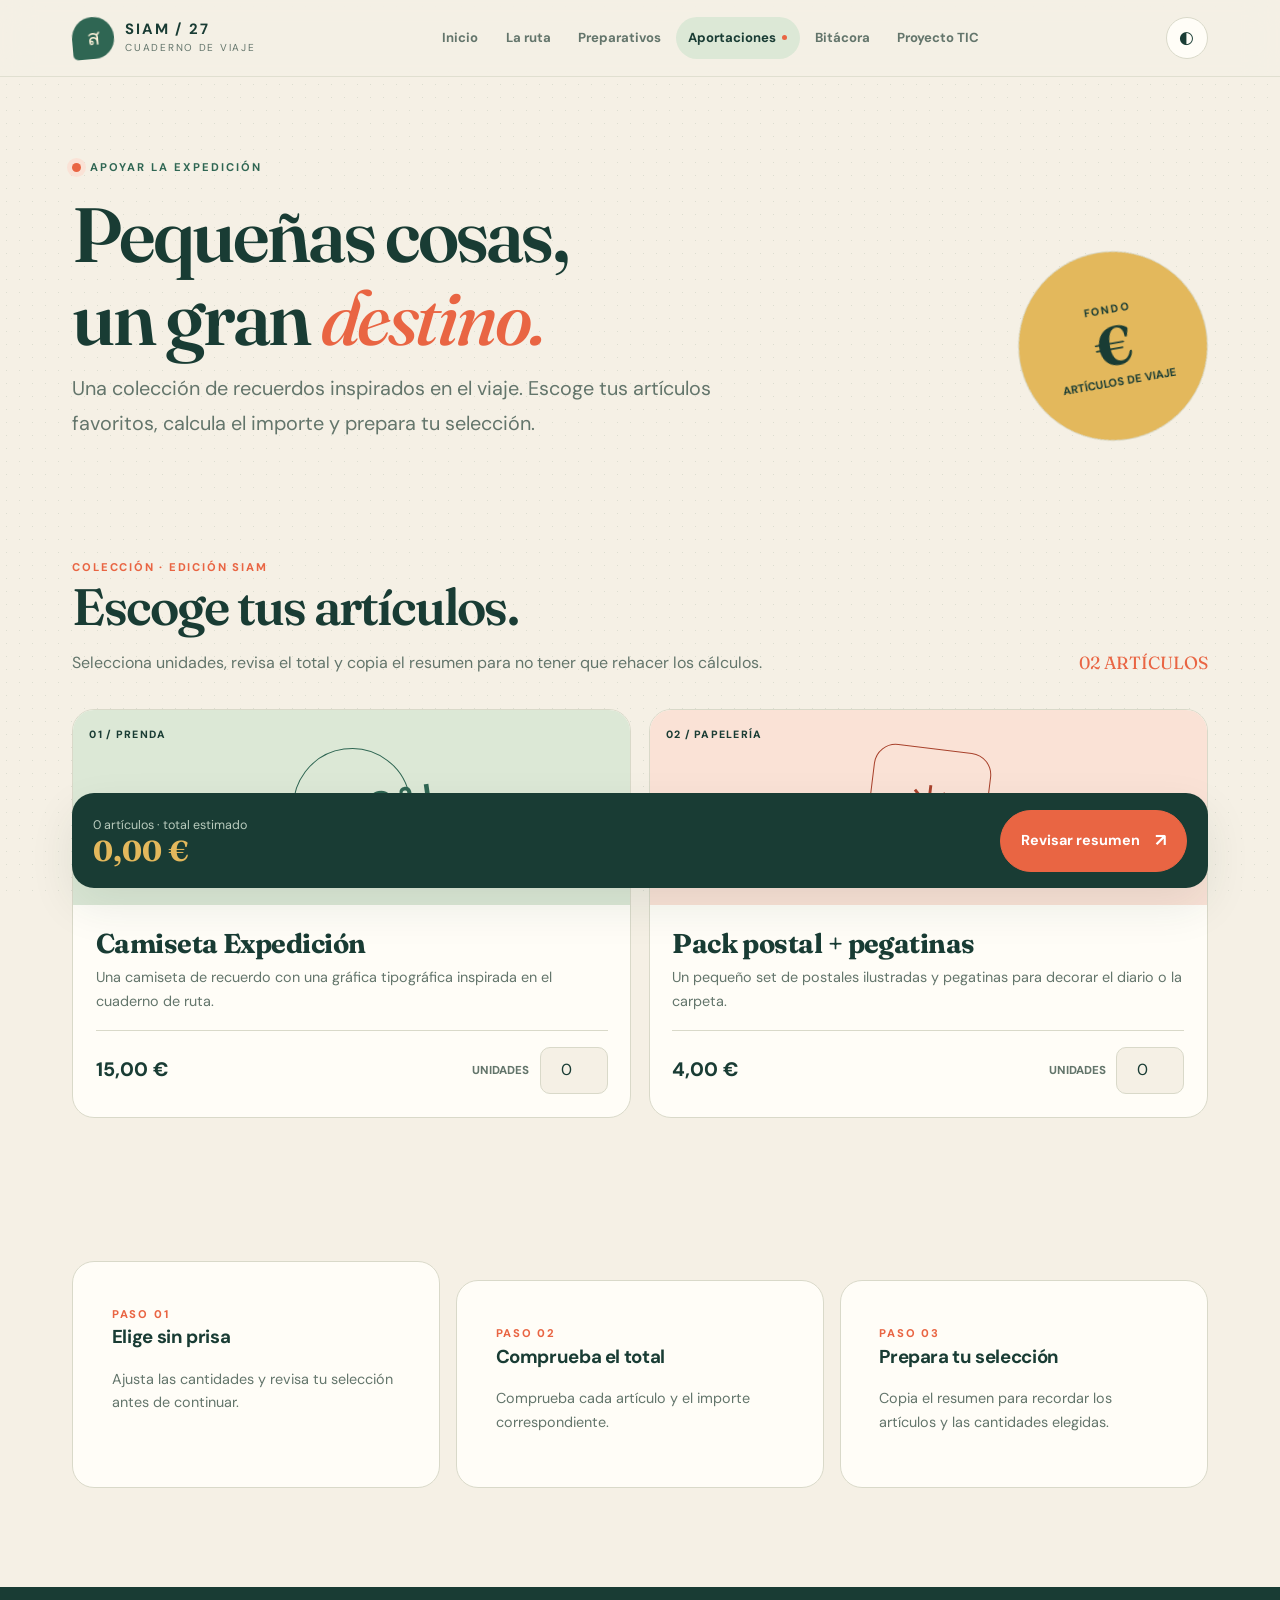
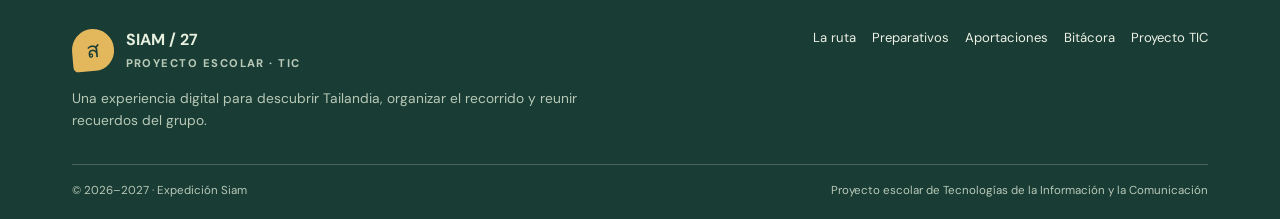
<file: financiacion.html>
<!doctype html>
<html lang="es">
<head>
<meta charset="utf-8"><meta name="viewport" content="width=device-width, initial-scale=1">
<meta name="description" content="Artículos de recuerdo para la financiación de un viaje escolar a Tailandia."><meta name="theme-color" content="#f5f0e5">
<title>Aportaciones · SIAM / 27</title><link rel="icon" href="assets/symbol.svg" type="image/svg+xml"><script src="js/theme-init.js"></script><link rel="stylesheet" href="css/style.css">
</head><body data-page="shop">
<a class="skip-link" href="#contenido">Saltar al contenido</a>
<nav class="site-nav" aria-label="Navegación principal"><div class="nav-inner">
  <a class="brand" href="index.html" aria-label="Siam 27, inicio"><span class="brand-mark" aria-hidden="true">ส</span><span class="brand-copy"><strong>SIAM / 27</strong><small>CUADERNO DE VIAJE</small></span></a>
  <button class="menu-toggle" id="menu-toggle" type="button" aria-label="Abrir menú" aria-controls="nav-links" aria-expanded="false">☰</button>
  <div class="nav-links" id="nav-links"><a href="index.html">Inicio</a><a href="ruta.html">La ruta</a><a href="preparativos.html">Preparativos</a><a href="financiacion.html" aria-current="page">Aportaciones</a><a href="bitacora.html">Bitácora</a><a href="proyecto.html">Proyecto TIC</a></div>
  <div class="nav-tools"><button class="theme-toggle" id="theme-toggle" type="button" aria-label="Activar tema oscuro" title="Activar tema oscuro">◐</button></div>
</div></nav>
<main id="contenido"><header class="page-hero"><div class="wrap page-hero-inner"><div><span class="eyebrow"><i class="eyebrow-dot"></i> APOYAR LA EXPEDICIÓN</span><h1>Pequeñas cosas,<br>un gran <em>destino.</em></h1><p class="lead">Una colección de recuerdos inspirados en el viaje. Escoge tus artículos favoritos, calcula el importe y prepara tu selección.</p></div><div class="page-mark" aria-hidden="true"><small>FONDO</small><strong>€</strong><span>ARTÍCULOS DE VIAJE</span></div></div></header>
<section class="wrap content-section">
<div class="section-head" style="margin-top:2.5rem"><div><span class="section-kicker">COLECCIÓN · EDICIÓN SIAM</span><h2>Escoge tus artículos.</h2><p>Selecciona unidades, revisa el total y copia el resumen para no tener que rehacer los cálculos.</p></div><span class="section-number">02 ARTÍCULOS</span></div>
<div class="shop-grid">
  <article class="product-card"><div class="product-art"><small>01 / PRENDA</small><div class="product-illustration" aria-hidden="true">สยาม</div></div><div class="product-info"><h3>Camiseta Expedición</h3><p>Una camiseta de recuerdo con una gráfica tipográfica inspirada en el cuaderno de ruta.</p><div class="product-bottom"><span class="product-price">15,00 €</span><div class="qty-control"><label for="qty-shirt">Unidades</label><input id="qty-shirt" type="number" min="0" max="10" step="1" value="0" data-product="Camiseta Expedición" data-price="15"></div></div></div></article>
  <article class="product-card"><div class="product-art"><small>02 / PAPELERÍA</small><div class="product-illustration" aria-hidden="true">✳</div></div><div class="product-info"><h3>Pack postal + pegatinas</h3><p>Un pequeño set de postales ilustradas y pegatinas para decorar el diario o la carpeta.</p><div class="product-bottom"><span class="product-price">4,00 €</span><div class="qty-control"><label for="qty-pack">Unidades</label><input id="qty-pack" type="number" min="0" max="10" step="1" value="0" data-product="Pack postal + pegatinas" data-price="4"></div></div></div></article>
</div>
<div class="shop-summary"><div><p><span id="cart-count">0 artículos</span> · total estimado</p><strong id="cart-total">0,00 €</strong></div><button type="button" class="button button-coral" id="review-order">Revisar resumen <span>↗</span></button></div>
<div style="margin-top:1.7rem;display:grid;grid-template-columns:repeat(auto-fit,minmax(220px,1fr));gap:1rem"><div class="surface"><span class="section-kicker">PASO 01</span><h3>Elige sin prisa</h3><p style="font-size:.9rem">Ajusta las cantidades y revisa tu selección antes de continuar.</p></div><div class="surface"><span class="section-kicker">PASO 02</span><h3>Comprueba el total</h3><p style="font-size:.9rem">Comprueba cada artículo y el importe correspondiente.</p></div><div class="surface"><span class="section-kicker">PASO 03</span><h3>Prepara tu selección</h3><p style="font-size:.9rem">Copia el resumen para recordar los artículos y las cantidades elegidas.</p></div></div>
</section>
<dialog class="order-dialog" id="order-dialog" aria-labelledby="order-title"><div class="dialog-inner"><div class="dialog-top"><div><span class="section-kicker">TU SELECCIÓN</span><h2 id="order-title">Resumen de artículos</h2></div><button type="button" class="dialog-close" id="close-order" aria-label="Cerrar diálogo">×</button></div><p>Revisa los artículos seleccionados y el importe total.</p><ul class="order-lines" id="order-lines"><li>Aún no has seleccionado artículos.</li></ul><div class="dialog-total"><span>Total estimado</span><strong id="dialog-total">0,00 €</strong></div><div class="dialog-actions"><button type="button" class="button button-light" id="copy-order">Copiar resumen</button><button type="button" class="button" id="continue-form" hidden>Abrir formulario ↗</button></div><p class="status-message" id="order-message" role="status" aria-live="polite"></p></div></dialog>
</main>
<footer class="site-footer"><div class="wrap"><div class="footer-inner">
  <div><div class="footer-brand"><span class="brand-mark" aria-hidden="true">ส</span><div><strong>SIAM / 27</strong><div class="mini-label" style="color:#b8c9b8">Proyecto escolar · TIC</div></div></div><p>Una experiencia digital para descubrir Tailandia, organizar el recorrido y reunir recuerdos del grupo.</p></div>
  <div class="footer-links"><a href="ruta.html">La ruta</a><a href="preparativos.html">Preparativos</a><a href="financiacion.html">Aportaciones</a><a href="bitacora.html">Bitácora</a><a href="proyecto.html">Proyecto TIC</a></div>
</div><div class="footer-bottom"><p>© 2026–2027 · Expedición Siam</p><p>Proyecto escolar de Tecnologías de la Información y la Comunicación</p></div></div></footer>
<script src="js/config.js"></script><script src="js/main.js"></script>
</body></html>
</file>
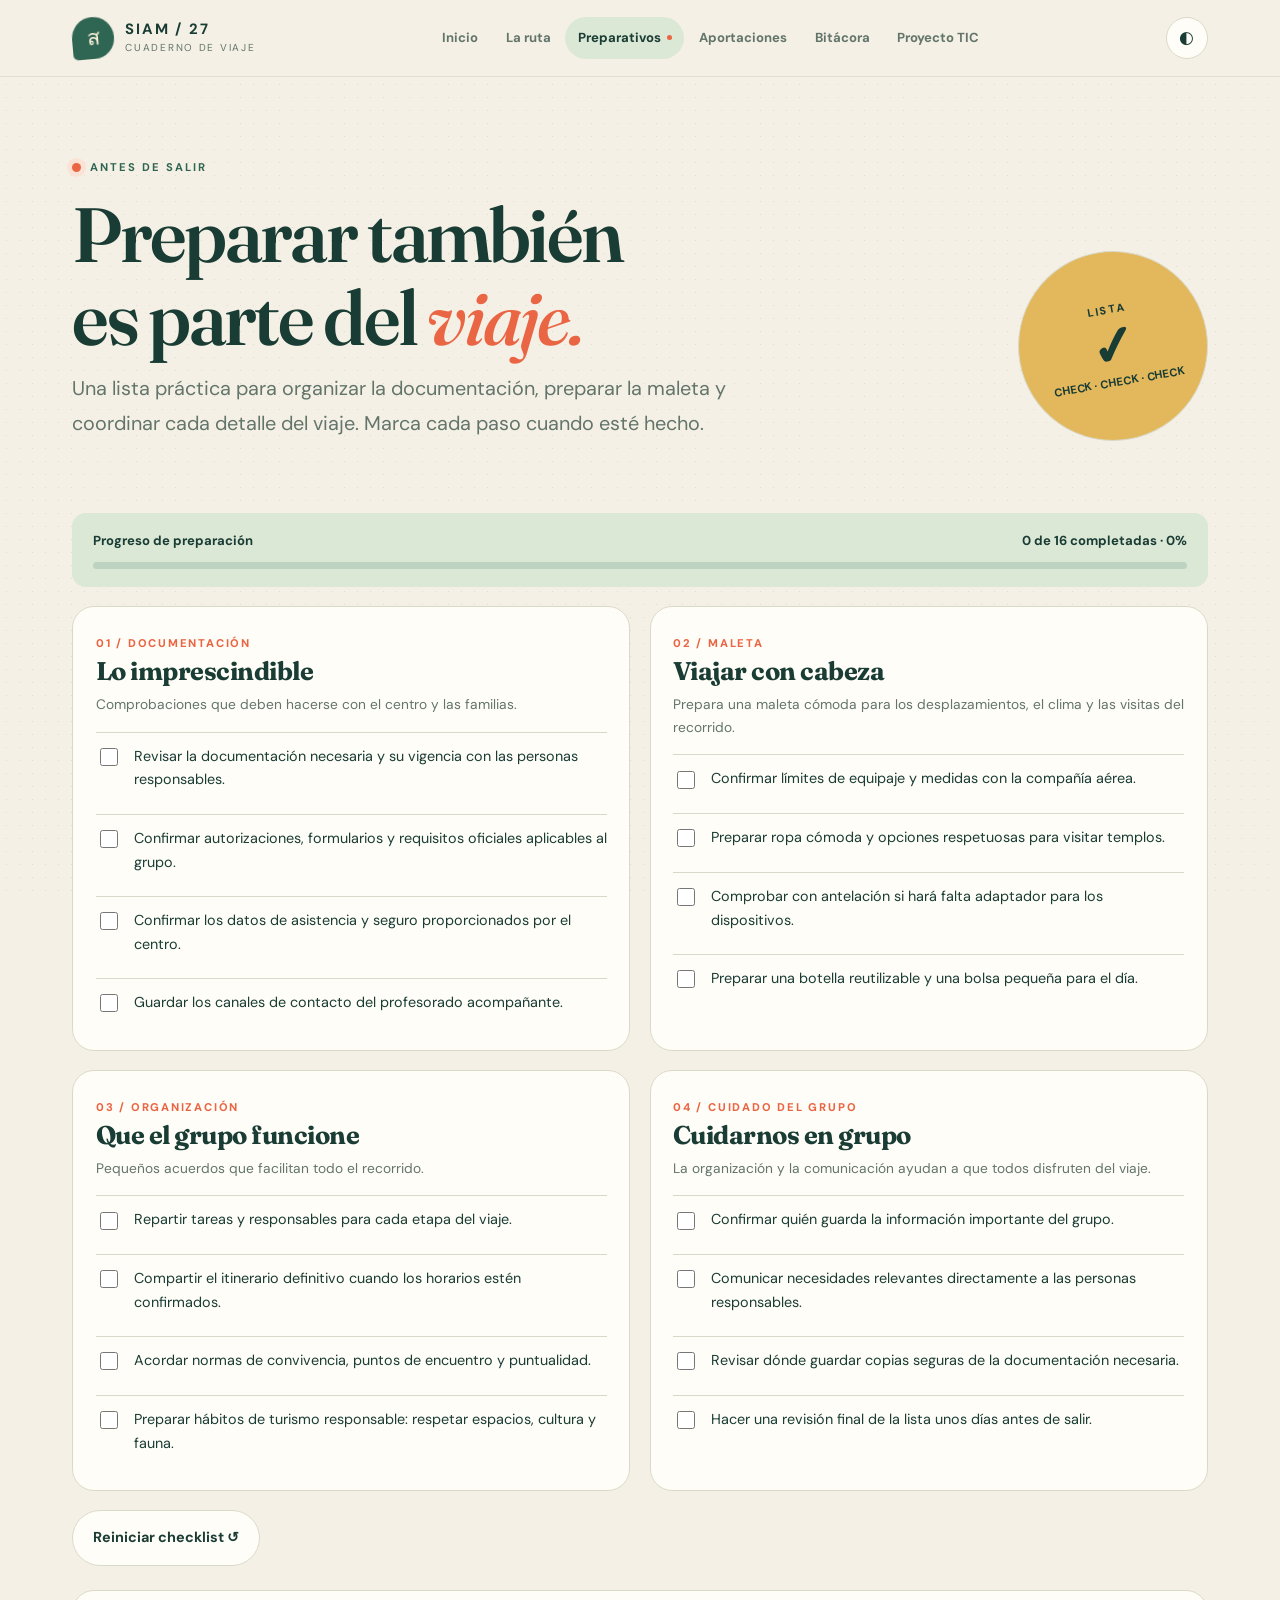
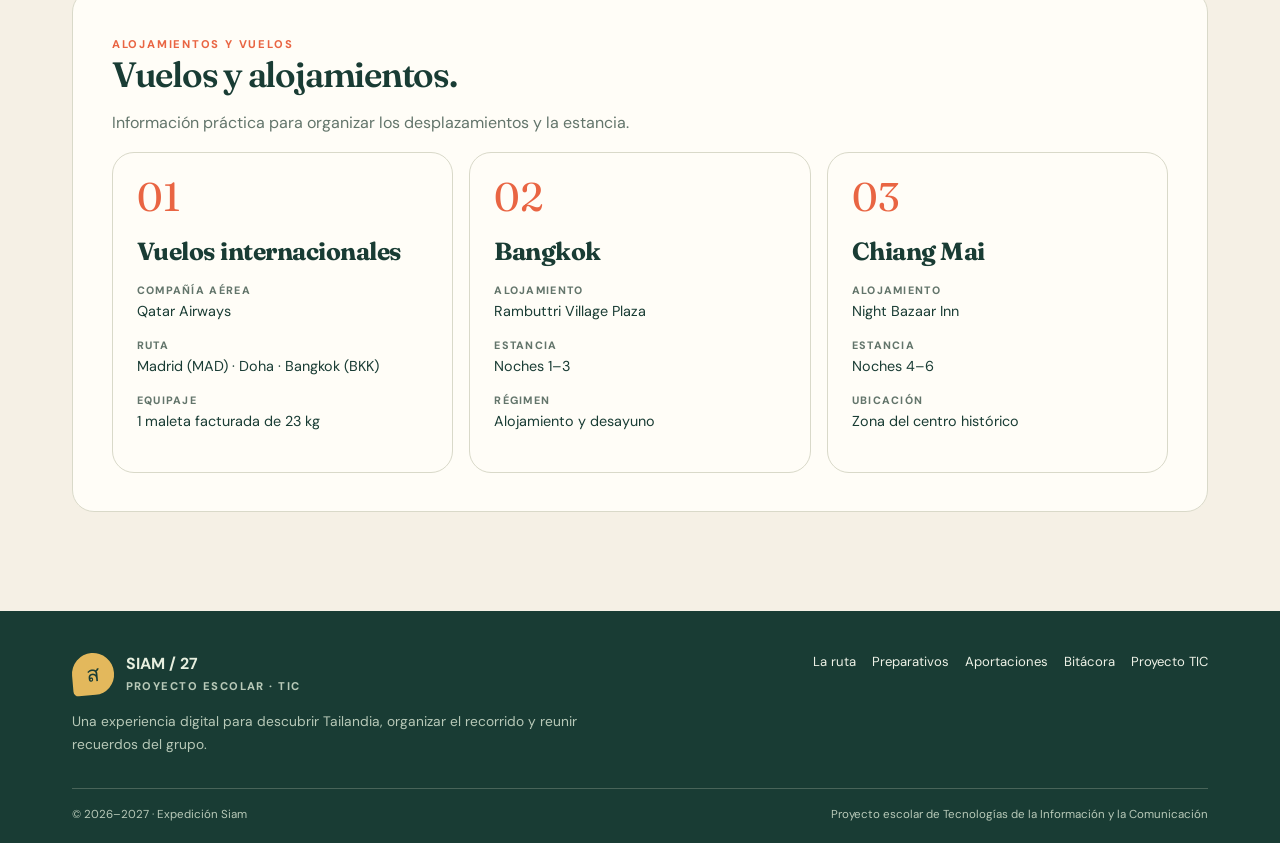
<file: preparativos.html>
<!doctype html>
<html lang="es">
<head>
<meta charset="utf-8"><meta name="viewport" content="width=device-width, initial-scale=1">
<meta name="description" content="Checklist de documentación, equipaje y organización para el viaje de fin de curso a Tailandia 2027."><meta name="theme-color" content="#f5f0e5">
<title>Preparativos · SIAM / 27</title><link rel="icon" href="assets/symbol.svg" type="image/svg+xml"><script src="js/theme-init.js"></script><link rel="stylesheet" href="css/style.css">
</head><body data-page="prep">
<a class="skip-link" href="#contenido">Saltar al contenido</a>
<nav class="site-nav" aria-label="Navegación principal"><div class="nav-inner">
  <a class="brand" href="index.html" aria-label="Siam 27, inicio"><span class="brand-mark" aria-hidden="true">ส</span><span class="brand-copy"><strong>SIAM / 27</strong><small>CUADERNO DE VIAJE</small></span></a>
  <button class="menu-toggle" id="menu-toggle" type="button" aria-label="Abrir menú" aria-controls="nav-links" aria-expanded="false">☰</button>
  <div class="nav-links" id="nav-links"><a href="index.html">Inicio</a><a href="ruta.html">La ruta</a><a href="preparativos.html" aria-current="page">Preparativos</a><a href="financiacion.html">Aportaciones</a><a href="bitacora.html">Bitácora</a><a href="proyecto.html">Proyecto TIC</a></div>
  <div class="nav-tools"><button class="theme-toggle" id="theme-toggle" type="button" aria-label="Activar tema oscuro" title="Activar tema oscuro">◐</button></div>
</div></nav>
<main id="contenido"><header class="page-hero"><div class="wrap page-hero-inner"><div><span class="eyebrow"><i class="eyebrow-dot"></i> ANTES DE SALIR</span><h1>Preparar también<br>es parte del <em>viaje.</em></h1><p class="lead">Una lista práctica para organizar la documentación, preparar la maleta y coordinar cada detalle del viaje. Marca cada paso cuando esté hecho.</p></div><div class="page-mark" aria-hidden="true"><small>LISTA</small><strong>✓</strong><span>CHECK · CHECK · CHECK</span></div></div></header>
<section class="wrap content-section"><div class="progress-wrap"><div class="progress-head"><span>Progreso de preparación</span><span id="progress-count">0 completadas</span></div><div class="progress-track" aria-label="Progreso de la lista"><div class="progress-fill" id="progress-fill"></div></div></div>
<div class="checklist" data-checklist="preparativos">
  <section class="check-group"><span class="section-kicker">01 / DOCUMENTACIÓN</span><h3>Lo imprescindible</h3><p>Comprobaciones que deben hacerse con el centro y las familias.</p><div class="check-list">
    <label class="check-item"><input type="checkbox" data-task="documentos"><span>Revisar la documentación necesaria y su vigencia con las personas responsables.</span></label>
    <label class="check-item"><input type="checkbox" data-task="autorizaciones"><span>Confirmar autorizaciones, formularios y requisitos oficiales aplicables al grupo.</span></label>
    <label class="check-item"><input type="checkbox" data-task="seguro"><span>Confirmar los datos de asistencia y seguro proporcionados por el centro.</span></label>
    <label class="check-item"><input type="checkbox" data-task="contactos"><span>Guardar los canales de contacto del profesorado acompañante.</span></label>
  </div></section>
  <section class="check-group"><span class="section-kicker">02 / MALETA</span><h3>Viajar con cabeza</h3><p>Prepara una maleta cómoda para los desplazamientos, el clima y las visitas del recorrido.</p><div class="check-list">
    <label class="check-item"><input type="checkbox" data-task="equipaje"><span>Confirmar límites de equipaje y medidas con la compañía aérea.</span></label>
    <label class="check-item"><input type="checkbox" data-task="ropa"><span>Preparar ropa cómoda y opciones respetuosas para visitar templos.</span></label>
    <label class="check-item"><input type="checkbox" data-task="adaptador"><span>Comprobar con antelación si hará falta adaptador para los dispositivos.</span></label>
    <label class="check-item"><input type="checkbox" data-task="botella"><span>Preparar una botella reutilizable y una bolsa pequeña para el día.</span></label>
  </div></section>
  <section class="check-group"><span class="section-kicker">03 / ORGANIZACIÓN</span><h3>Que el grupo funcione</h3><p>Pequeños acuerdos que facilitan todo el recorrido.</p><div class="check-list">
    <label class="check-item"><input type="checkbox" data-task="reparto"><span>Repartir tareas y responsables para cada etapa del viaje.</span></label>
    <label class="check-item"><input type="checkbox" data-task="horarios"><span>Compartir el itinerario definitivo cuando los horarios estén confirmados.</span></label>
    <label class="check-item"><input type="checkbox" data-task="normas"><span>Acordar normas de convivencia, puntos de encuentro y puntualidad.</span></label>
    <label class="check-item"><input type="checkbox" data-task="sostenible"><span>Preparar hábitos de turismo responsable: respetar espacios, cultura y fauna.</span></label>
  </div></section>
  <section class="check-group"><span class="section-kicker">04 / CUIDADO DEL GRUPO</span><h3>Cuidarnos en grupo</h3><p>La organización y la comunicación ayudan a que todos disfruten del viaje.</p><div class="check-list">
    <label class="check-item"><input type="checkbox" data-task="responsables"><span>Confirmar quién guarda la información importante del grupo.</span></label>
    <label class="check-item"><input type="checkbox" data-task="necesidades"><span>Comunicar necesidades relevantes directamente a las personas responsables.</span></label>
    <label class="check-item"><input type="checkbox" data-task="copias"><span>Revisar dónde guardar copias seguras de la documentación necesaria.</span></label>
    <label class="check-item"><input type="checkbox" data-task="ultima"><span>Hacer una revisión final de la lista unos días antes de salir.</span></label>
  </div></section>
</div><div style="display:flex;justify-content:space-between;align-items:center;gap:1rem;flex-wrap:wrap;margin-top:1.2rem"><button type="button" class="button button-light" id="reset-checklist">Reiniciar checklist ↺</button></div>
<div class="surface" style="margin-top:1.5rem"><span class="section-kicker">ALOJAMIENTOS Y VUELOS</span><h2 style="font-size:2.2rem">Vuelos y alojamientos.</h2><p>Información práctica para organizar los desplazamientos y la estancia.</p><div class="logistics-grid">
  <article class="logistic-card"><div class="big-number">01</div><h3>Vuelos internacionales</h3><dl><dt>Compañía aérea</dt><dd>Qatar Airways</dd><dt>Ruta</dt><dd>Madrid (MAD) · Doha · Bangkok (BKK)</dd><dt>Equipaje</dt><dd>1 maleta facturada de 23 kg</dd></dl></article>
  <article class="logistic-card"><div class="big-number">02</div><h3>Bangkok</h3><dl><dt>Alojamiento</dt><dd>Rambuttri Village Plaza</dd><dt>Estancia</dt><dd>Noches 1–3</dd><dt>Régimen</dt><dd>Alojamiento y desayuno</dd></dl></article>
  <article class="logistic-card"><div class="big-number">03</div><h3>Chiang Mai</h3><dl><dt>Alojamiento</dt><dd>Night Bazaar Inn</dd><dt>Estancia</dt><dd>Noches 4–6</dd><dt>Ubicación</dt><dd>Zona del centro histórico</dd></dl></article>
</div></div>
</section></main>
<footer class="site-footer"><div class="wrap"><div class="footer-inner">
  <div><div class="footer-brand"><span class="brand-mark" aria-hidden="true">ส</span><div><strong>SIAM / 27</strong><div class="mini-label" style="color:#b8c9b8">Proyecto escolar · TIC</div></div></div><p>Una experiencia digital para descubrir Tailandia, organizar el recorrido y reunir recuerdos del grupo.</p></div>
  <div class="footer-links"><a href="ruta.html">La ruta</a><a href="preparativos.html">Preparativos</a><a href="financiacion.html">Aportaciones</a><a href="bitacora.html">Bitácora</a><a href="proyecto.html">Proyecto TIC</a></div>
</div><div class="footer-bottom"><p>© 2026–2027 · Expedición Siam</p><p>Proyecto escolar de Tecnologías de la Información y la Comunicación</p></div></div></footer>
<script src="js/config.js"></script><script src="js/main.js"></script>
</body></html>
</file>
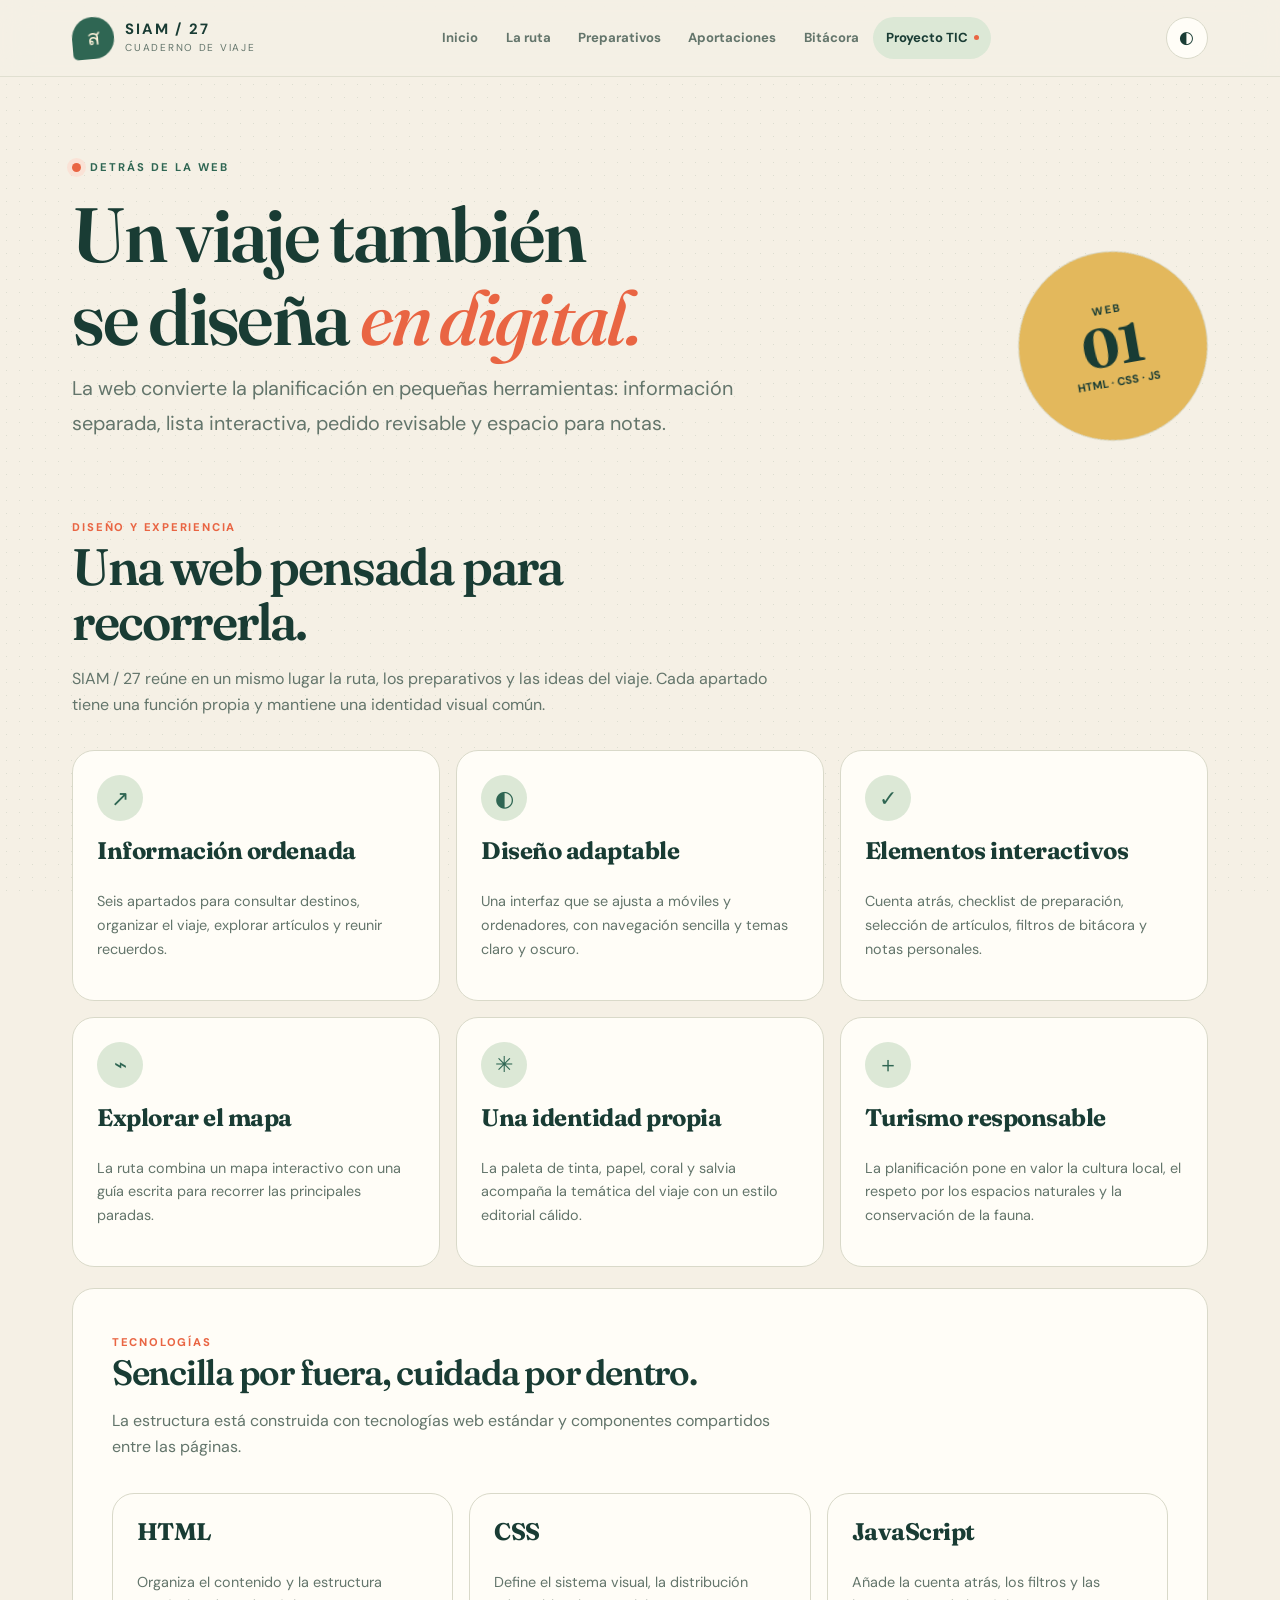
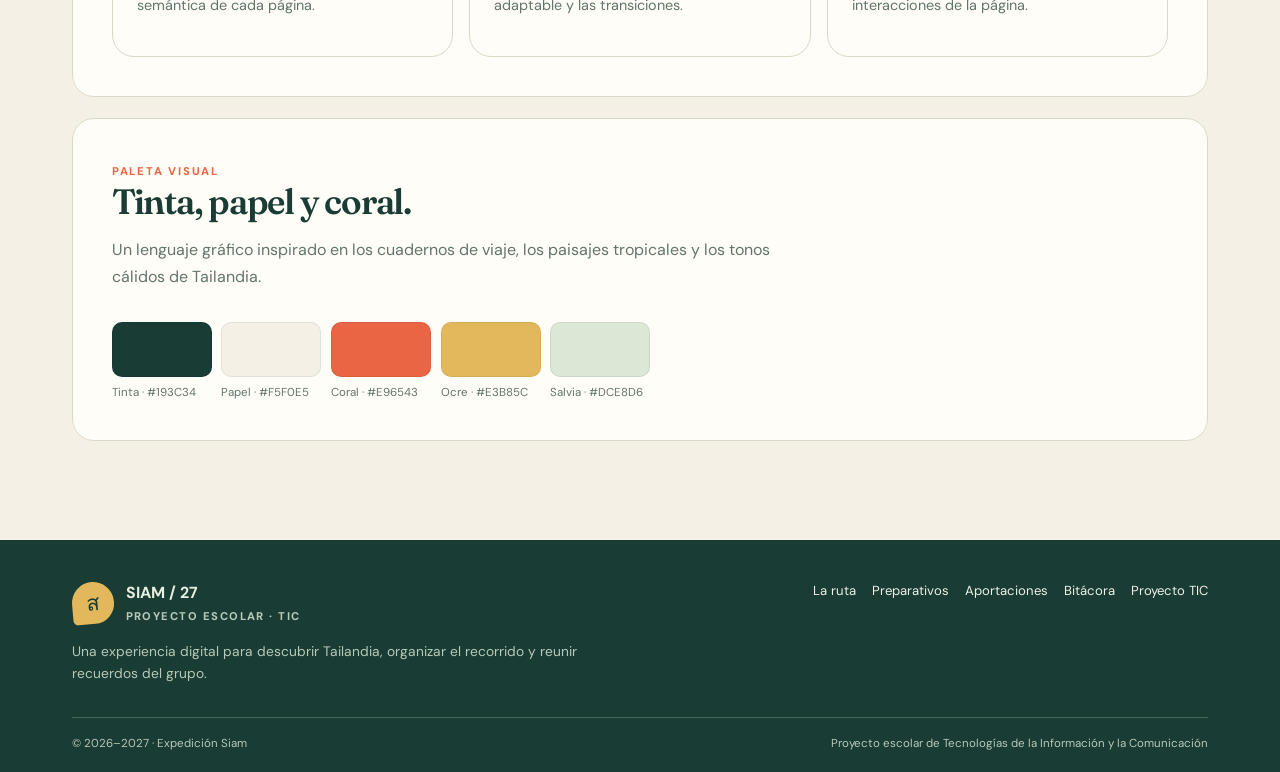
<file: proyecto.html>
<!doctype html>
<html lang="es">
<head>
<meta charset="utf-8"><meta name="viewport" content="width=device-width, initial-scale=1">
<meta name="description" content="Documentación del diseño y funciones de la web SIAM 27 para el viaje escolar a Tailandia."><meta name="theme-color" content="#f5f0e5">
<title>Proyecto TIC · SIAM / 27</title><link rel="icon" href="assets/symbol.svg" type="image/svg+xml"><script src="js/theme-init.js"></script><link rel="stylesheet" href="css/style.css">
</head><body data-page="project">
<a class="skip-link" href="#contenido">Saltar al contenido</a>
<nav class="site-nav" aria-label="Navegación principal"><div class="nav-inner">
  <a class="brand" href="index.html" aria-label="Siam 27, inicio"><span class="brand-mark" aria-hidden="true">ส</span><span class="brand-copy"><strong>SIAM / 27</strong><small>CUADERNO DE VIAJE</small></span></a>
  <button class="menu-toggle" id="menu-toggle" type="button" aria-label="Abrir menú" aria-controls="nav-links" aria-expanded="false">☰</button>
  <div class="nav-links" id="nav-links"><a href="index.html">Inicio</a><a href="ruta.html">La ruta</a><a href="preparativos.html">Preparativos</a><a href="financiacion.html">Aportaciones</a><a href="bitacora.html">Bitácora</a><a href="proyecto.html" aria-current="page">Proyecto TIC</a></div>
  <div class="nav-tools"><button class="theme-toggle" id="theme-toggle" type="button" aria-label="Activar tema oscuro" title="Activar tema oscuro">◐</button></div>
</div></nav>
<main id="contenido"><header class="page-hero"><div class="wrap page-hero-inner"><div><span class="eyebrow"><i class="eyebrow-dot"></i> DETRÁS DE LA WEB</span><h1>Un viaje también<br>se diseña <em>en digital.</em></h1><p class="lead">La web convierte la planificación en pequeñas herramientas: información separada, lista interactiva, pedido revisable y espacio para notas.</p></div><div class="page-mark" aria-hidden="true"><small>WEB</small><strong>01</strong><span>HTML · CSS · JS</span></div></div></header>
<section class="wrap content-section">
<div class="section-head"><div><span class="section-kicker">DISEÑO Y EXPERIENCIA</span><h2>Una web pensada para recorrerla.</h2><p>SIAM / 27 reúne en un mismo lugar la ruta, los preparativos y las ideas del viaje. Cada apartado tiene una función propia y mantiene una identidad visual común.</p></div></div>
<div class="tech-grid">
  <article class="tech-card reveal"><span class="feature-glyph">↗</span><h3>Información ordenada</h3><p>Seis apartados para consultar destinos, organizar el viaje, explorar artículos y reunir recuerdos.</p></article>
  <article class="tech-card reveal"><span class="feature-glyph">◐</span><h3>Diseño adaptable</h3><p>Una interfaz que se ajusta a móviles y ordenadores, con navegación sencilla y temas claro y oscuro.</p></article>
  <article class="tech-card reveal"><span class="feature-glyph">✓</span><h3>Elementos interactivos</h3><p>Cuenta atrás, checklist de preparación, selección de artículos, filtros de bitácora y notas personales.</p></article>
  <article class="tech-card reveal"><span class="feature-glyph">⌁</span><h3>Explorar el mapa</h3><p>La ruta combina un mapa interactivo con una guía escrita para recorrer las principales paradas.</p></article>
  <article class="tech-card reveal"><span class="feature-glyph">✳</span><h3>Una identidad propia</h3><p>La paleta de tinta, papel, coral y salvia acompaña la temática del viaje con un estilo editorial cálido.</p></article>
  <article class="tech-card reveal"><span class="feature-glyph">＋</span><h3>Turismo responsable</h3><p>La planificación pone en valor la cultura local, el respeto por los espacios naturales y la conservación de la fauna.</p></article>
</div>
<div class="surface" style="margin-top:1.3rem"><div class="section-head"><div><span class="section-kicker">TECNOLOGÍAS</span><h2 style="font-size:2.2rem">Sencilla por fuera, cuidada por dentro.</h2><p>La estructura está construida con tecnologías web estándar y componentes compartidos entre las páginas.</p></div></div><div class="tech-grid">
  <article class="tech-card"><h3>HTML</h3><p>Organiza el contenido y la estructura semántica de cada página.</p></article>
  <article class="tech-card"><h3>CSS</h3><p>Define el sistema visual, la distribución adaptable y las transiciones.</p></article>
  <article class="tech-card"><h3>JavaScript</h3><p>Añade la cuenta atrás, los filtros y las interacciones de la página.</p></article>
</div></div>
<div class="surface" style="margin-top:1.3rem"><div class="section-head"><div><span class="section-kicker">PALETA VISUAL</span><h2 style="font-size:2.2rem">Tinta, papel y coral.</h2><p>Un lenguaje gráfico inspirado en los cuadernos de viaje, los paisajes tropicales y los tonos cálidos de Tailandia.</p></div></div><div class="palette-row"><div class="swatch"><div class="swatch-color" style="background:#193c34"></div><small>Tinta · #193C34</small></div><div class="swatch"><div class="swatch-color" style="background:#f5f0e5"></div><small>Papel · #F5F0E5</small></div><div class="swatch"><div class="swatch-color" style="background:#e96543"></div><small>Coral · #E96543</small></div><div class="swatch"><div class="swatch-color" style="background:#e3b85c"></div><small>Ocre · #E3B85C</small></div><div class="swatch"><div class="swatch-color" style="background:#dce8d6"></div><small>Salvia · #DCE8D6</small></div></div></div>
</section></main>
<footer class="site-footer"><div class="wrap"><div class="footer-inner">
  <div><div class="footer-brand"><span class="brand-mark" aria-hidden="true">ส</span><div><strong>SIAM / 27</strong><div class="mini-label" style="color:#b8c9b8">Proyecto escolar · TIC</div></div></div><p>Una experiencia digital para descubrir Tailandia, organizar el recorrido y reunir recuerdos del grupo.</p></div>
  <div class="footer-links"><a href="ruta.html">La ruta</a><a href="preparativos.html">Preparativos</a><a href="financiacion.html">Aportaciones</a><a href="bitacora.html">Bitácora</a><a href="proyecto.html">Proyecto TIC</a></div>
</div><div class="footer-bottom"><p>© 2026–2027 · Expedición Siam</p><p>Proyecto escolar de Tecnologías de la Información y la Comunicación</p></div></div></footer>
<script src="js/config.js"></script><script src="js/main.js"></script>
</body></html>
</file>
<file: css/style.css>
/* SIAM / 27 — sistema visual editorial, sin librerías de iconos. */
@import url('https://fonts.googleapis.com/css2?family=DM+Sans:wght@400;500;600;700&family=Fraunces:opsz,wght@9..144,500;9..144,600;9..144,700&display=swap');
:root{
  color-scheme:light;
  --paper:#f5f0e5; --paper-2:#ebe3d3; --surface:#fffdf7; --ink:#193c34; --muted:#63756b;
  --line:#d9d9c9; --green:#2f6653; --green-2:#dce8d6; --coral:#e96543; --coral-2:#fae2d6;
  --gold:#e3b85c; --white:#fffdf7; --shadow:0 18px 46px rgba(26,54,44,.09); --radius:22px; --radius-sm:14px;
  --serif:'Fraunces', Georgia, serif; --sans:'DM Sans', 'Segoe UI', sans-serif; --max:1180px;
}
html[data-siam-theme="dark"]{color-scheme:dark;--paper:#172b26;--paper-2:#203b32;--surface:#213a32;--ink:#f0f0de;--muted:#bdc9bd;--line:#40574a;--green:#8ab79a;--green-2:#284a3c;--coral:#ff8a67;--coral-2:#49352f;--gold:#e3bf69;--white:#213a32;--shadow:0 18px 46px rgba(0,0,0,.22)}
*{box-sizing:border-box}
html{scroll-behavior:smooth;scroll-padding-top:110px}
body{margin:0;background:var(--paper);color:var(--ink);font-family:var(--sans);font-size:16px;line-height:1.65;overflow-wrap:break-word}
body::before{content:"";position:fixed;inset:0;pointer-events:none;z-index:-1;opacity:.2;background-image:radial-gradient(#78917e .65px,transparent .65px);background-size:13px 13px}
img{display:block;max-width:100%}[hidden]{display:none!important}a{color:inherit}button,input,select,textarea{font:inherit}button,a{-webkit-tap-highlight-color:transparent}button:focus-visible,a:focus-visible,input:focus-visible,select:focus-visible,textarea:focus-visible{outline:3px solid var(--coral);outline-offset:4px}
::selection{background:var(--gold);color:var(--ink)}
.skip-link{position:absolute;left:12px;top:-80px;background:var(--ink);color:white;padding:.7rem 1rem;z-index:999;border-radius:8px}.skip-link:focus{top:12px}
.site-nav{position:sticky;top:0;z-index:100;background:color-mix(in srgb,var(--paper) 91%,transparent);backdrop-filter:blur(16px);border-bottom:1px solid color-mix(in srgb,var(--line) 75%,transparent)}
.nav-inner{max-width:var(--max);margin:auto;padding:.75rem 1.4rem;display:flex;align-items:center;gap:1.3rem;min-height:76px}
.brand{display:flex;align-items:center;gap:.68rem;text-decoration:none;min-width:160px}
.brand-mark{height:42px;width:42px;display:grid;place-items:center;background:var(--green);color:#fff4db;border-radius:50% 50% 48% 12%;font-family:var(--serif);font-size:1.35rem;transform:rotate(-5deg)}
.brand-copy{display:flex;flex-direction:column;line-height:1.05}.brand-copy strong{letter-spacing:.12em;font-size:.93rem}.brand-copy small{color:var(--muted);font-size:.63rem;letter-spacing:.17em;margin-top:.35rem}
.nav-links{display:flex;align-items:center;justify-content:center;gap:.15rem;flex:1}.nav-links a{font-size:.82rem;text-decoration:none;color:var(--muted);font-weight:700;padding:.65rem .78rem;border-radius:999px;transition:background .2s,color .2s;white-space:nowrap}.nav-links a:hover,.nav-links a[aria-current="page"]{background:var(--green-2);color:var(--ink)}.nav-links a[aria-current="page"]::after{content:"";display:inline-block;width:5px;height:5px;border-radius:50%;background:var(--coral);margin:0 0 2px 6px}
.nav-tools{display:flex;align-items:center;gap:.5rem}.theme-toggle,.menu-toggle{border:1px solid var(--line);background:var(--surface);color:var(--ink);border-radius:50%;width:42px;height:42px;display:grid;place-items:center;cursor:pointer;font-size:1.05rem}.menu-toggle{display:none;border-radius:12px}
.wrap{max-width:var(--max);margin-inline:auto;padding-inline:1.4rem}.section-space{padding-top:4.5rem;padding-bottom:4.5rem}.section-space-sm{padding-top:2.6rem;padding-bottom:2.6rem}
.eyebrow{display:inline-flex;align-items:center;gap:.55rem;font-size:.7rem;font-weight:700;letter-spacing:.18em;text-transform:uppercase;color:var(--green);margin-bottom:1.1rem}.eyebrow-dot{width:9px;height:9px;display:inline-block;border-radius:50%;background:var(--coral);box-shadow:0 0 0 5px var(--coral-2)}
h1,h2,h3,h4,p{margin-top:0}h1,h2,.serif{font-family:var(--serif);font-weight:600;letter-spacing:-.035em;line-height:1.08}h1{font-size:clamp(3.2rem,6.7vw,6.2rem);margin-bottom:1.2rem}h1 em{font-weight:500;color:var(--coral);font-style:italic}h2{font-size:clamp(2.1rem,4vw,3.5rem);margin-bottom:1rem}h3{line-height:1.2;letter-spacing:-.02em}p{color:var(--muted)}.lead{font-size:clamp(1.04rem,1.7vw,1.24rem);max-width:600px;line-height:1.75}.section-head{display:flex;align-items:end;justify-content:space-between;gap:2rem;margin-bottom:2rem}.section-head>div{max-width:700px}.section-head p{margin-bottom:0}.section-number{font-family:var(--serif);font-size:1.1rem;color:var(--coral);white-space:nowrap}
.button{display:inline-flex;align-items:center;justify-content:center;gap:.9rem;border:1px solid var(--green);background:var(--green);color:#fffdf4;text-decoration:none;padding:.95rem 1.25rem;border-radius:999px;font-weight:700;font-size:.9rem;cursor:pointer;transition:transform .2s,background .2s;min-height:48px}.button:hover{transform:translateY(-2px);background:#234e40}.button span{font-size:1.1rem}.button-light{background:var(--surface);color:var(--ink);border-color:var(--line)}.button-light:hover{background:var(--green-2);color:var(--ink)}.button-coral{background:var(--coral);border-color:var(--coral);color:#fff}.button-coral:hover{background:#ca5034}.text-link{font-weight:700;text-decoration:none;border-bottom:1px solid var(--coral);padding-bottom:.2rem}.text-link:hover{color:var(--coral)}.hero-actions{display:flex;align-items:center;gap:1.2rem;flex-wrap:wrap;margin:1.8rem 0 2rem}
.home-hero{display:grid;grid-template-columns:1fr .92fr;gap:clamp(2rem,5vw,5.2rem);align-items:center;padding-top:4.1rem;padding-bottom:3.8rem}.hero-copy{padding-block:1rem}.hero-copy h1{max-width:650px}.hero-copy .lead{max-width:520px}.hero-footnote{display:flex;align-items:center;gap:1rem;color:var(--muted);font-size:.74rem;font-weight:700;letter-spacing:.08em;text-transform:uppercase;border-top:1px solid var(--line);padding-top:1rem;margin-top:2.2rem}.hero-footnote span+span{border-left:1px solid var(--line);padding-left:1rem}
.hero-visual{position:relative;padding:0 0 1.7rem 1.3rem}.hero-visual::before{content:"";position:absolute;z-index:-1;inset:1rem 1rem 0 0;background:var(--gold);border-radius:48% 48% 20px 20px;transform:rotate(3deg)}.hero-photo{position:relative;overflow:hidden;border-radius:48% 48% 20px 20px;min-height:500px;box-shadow:var(--shadow);background:var(--green)}.hero-photo img{height:540px;width:100%;object-fit:cover;filter:saturate(.86)}.photo-wash{position:absolute;inset:0;background:linear-gradient(180deg,transparent 45%,rgba(15,39,32,.72))}.photo-caption{position:absolute;bottom:1.4rem;left:1.5rem;right:1.5rem;color:white;display:flex;justify-content:space-between;gap:1rem;align-items:end;font-weight:600}.photo-caption span{font-size:.75rem;opacity:.85;letter-spacing:.1em;text-transform:uppercase}.photo-stamp{position:absolute;top:1.5rem;right:-.65rem;background:var(--coral);color:white;width:100px;height:100px;border-radius:50%;display:grid;place-content:center;text-align:center;font-size:.72rem;font-weight:800;letter-spacing:.1em;line-height:1.35;transform:rotate(10deg);box-shadow:0 10px 25px #78352230}.photo-stamp strong{font-family:var(--serif);font-size:1.3rem}
.countdown-panel{background:var(--ink);color:var(--paper);border-radius:var(--radius);padding:1.3rem 1.6rem;display:flex;align-items:center;justify-content:space-between;gap:1.5rem;margin-top:1.3rem}.countdown-info strong{display:block;font-family:var(--serif);font-size:1.35rem;font-weight:500}.countdown-info small{color:#b9cbbd;font-size:.74rem;letter-spacing:.1em;text-transform:uppercase}.countdown{display:flex;gap:.7rem}.count-unit{text-align:center;min-width:47px}.count-unit strong{display:block;font-size:1.5rem;line-height:1.1;color:var(--gold);font-variant-numeric:tabular-nums}.count-unit span{font-size:.62rem;color:#c4d1c4;text-transform:uppercase;letter-spacing:.08em}
.paper-band{background:var(--paper-2);border-top:1px solid var(--line);border-bottom:1px solid var(--line)}.three-grid{display:grid;grid-template-columns:repeat(3,1fr);gap:1rem}.feature-card{position:relative;min-height:250px;padding:1.6rem;background:var(--surface);border:1px solid var(--line);border-radius:var(--radius);overflow:hidden;display:flex;flex-direction:column;justify-content:space-between;transition:transform .25s,box-shadow .25s}.feature-card:hover{transform:translateY(-5px);box-shadow:var(--shadow)}.feature-index{display:flex;justify-content:space-between;align-items:center;font-size:.72rem;font-weight:700;letter-spacing:.14em;color:var(--coral)}.feature-glyph{display:grid;place-items:center;width:46px;height:46px;background:var(--green-2);color:var(--green);border-radius:50%;font-family:var(--serif);font-size:1.4rem}.feature-card h3{font-family:var(--serif);font-size:1.7rem;margin:.8rem 0}.feature-card p{font-size:.92rem;margin:0;max-width:330px}.feature-bottom{display:flex;align-items:center;justify-content:space-between;margin-top:1.6rem}.feature-bottom a{font-weight:700;text-decoration:none}.arrow-round{border:1px solid var(--line);width:36px;height:36px;display:grid;place-items:center;border-radius:50%;font-size:1.1rem}
.route-strip{display:grid;grid-template-columns:1fr 1fr;align-items:stretch;gap:1.2rem}.route-image{position:relative;min-height:370px;overflow:hidden;border-radius:var(--radius);background:var(--green)}.route-image img{height:100%;min-height:370px;width:100%;object-fit:cover}.route-image::after{content:"";position:absolute;inset:0;background:linear-gradient(0deg,#132a25bb,transparent 70%)}.route-image-label{position:absolute;left:1.5rem;bottom:1.4rem;color:white;z-index:1}.route-image-label small{display:block;text-transform:uppercase;letter-spacing:.13em;font-size:.68rem;opacity:.8}.route-image-label strong{font-family:var(--serif);font-size:2rem}.route-copy{padding:clamp(1.5rem,4vw,3rem);background:var(--green-2);border-radius:var(--radius);display:flex;flex-direction:column;justify-content:center}.route-copy h2{font-size:clamp(2.2rem,4vw,3.6rem)}.route-copy p{color:#506b5e}.stat-row{display:grid;grid-template-columns:repeat(3,1fr);gap:1rem;margin-top:1.5rem;padding-top:1.3rem;border-top:1px solid #b9caba}.stat strong{font-family:var(--serif);display:block;font-size:1.8rem;line-height:1.1}.stat span{font-size:.73rem;text-transform:uppercase;letter-spacing:.1em;color:var(--muted)}
.quote-panel{background:var(--coral-2);padding:clamp(2rem,5vw,4.2rem);border-radius:var(--radius);position:relative;overflow:hidden}.quote-panel::after{content:"27";position:absolute;right:1rem;bottom:-3.9rem;font-family:var(--serif);font-size:15rem;line-height:1;color:#e9654317;pointer-events:none}.quote-panel blockquote{font-family:var(--serif);font-size:clamp(1.7rem,3.3vw,3rem);line-height:1.25;letter-spacing:-.025em;max-width:820px;margin:0;position:relative;z-index:1}.quote-panel p{position:relative;z-index:1;margin:.9rem 0 0;font-size:.76rem;font-weight:700;letter-spacing:.13em;text-transform:uppercase}
.page-hero{padding:4.8rem 0 3rem;position:relative;overflow:hidden}.page-hero-inner{display:grid;grid-template-columns:1fr .65fr;align-items:end;gap:2.5rem}.page-hero h1{font-size:clamp(3rem,6vw,5.2rem);max-width:780px;margin-bottom:.7rem}.page-hero p{max-width:700px}.page-hero .lead{margin-bottom:0}.page-mark{justify-self:end;border:1px solid var(--line);width:190px;height:190px;display:grid;place-content:center;text-align:center;border-radius:50%;transform:rotate(-10deg);background:var(--gold);color:var(--ink)}.page-mark small{display:block;font-size:.68rem;letter-spacing:.16em;font-weight:800}.page-mark strong{font-family:var(--serif);font-size:3.4rem;line-height:1}.page-mark span{font-size:.7rem;font-weight:700}
.content-section{padding-top:1.5rem;padding-bottom:4.2rem}.surface{background:var(--surface);border:1px solid var(--line);border-radius:var(--radius);padding:clamp(1.2rem,3vw,2.4rem)}.surface+.surface{margin-top:1.2rem}.proposal-banner{display:flex;align-items:center;justify-content:space-between;gap:2rem;margin-bottom:2.5rem;background:linear-gradient(120deg,var(--surface),var(--green-2))}.proposal-banner>div{max-width:720px}.proposal-banner h2{font-size:clamp(1.8rem,3vw,2.7rem);margin-bottom:.7rem}.proposal-banner p{margin-bottom:0}.proposal-banner>.button{flex-shrink:0}.section-kicker{font-size:.7rem;text-transform:uppercase;letter-spacing:.16em;color:var(--coral);font-weight:800;margin-bottom:.6rem}.callout{padding:1rem 1.2rem;border-left:4px solid var(--coral);background:var(--coral-2);border-radius:0 var(--radius-sm) var(--radius-sm) 0;color:#65463c;font-size:.9rem}.callout strong{color:#5b3328}.mini-label{font-size:.7rem;text-transform:uppercase;letter-spacing:.13em;font-weight:800;color:var(--muted)}
.timeline{position:relative;margin-top:2rem}.timeline::before{content:"";position:absolute;top:.9rem;bottom:.9rem;left:24px;width:1px;background:var(--line)}.timeline-item{position:relative;display:grid;grid-template-columns:75px 1fr;gap:1.3rem;margin-bottom:1rem}.timeline-marker{position:relative;z-index:1;width:50px;height:50px;border-radius:50%;display:grid;place-items:center;background:var(--gold);border:4px solid var(--paper);font-family:var(--serif);font-weight:700}.timeline-body{border:1px solid var(--line);background:var(--surface);border-radius:var(--radius-sm);padding:1.25rem 1.5rem}.timeline-top{display:flex;align-items:center;justify-content:space-between;gap:1rem;flex-wrap:wrap}.timeline-top h3{font-family:var(--serif);font-size:1.55rem;margin:.1rem 0 .55rem}.pill{display:inline-flex;padding:.25rem .65rem;background:var(--green-2);color:var(--green);border-radius:999px;font-weight:800;font-size:.68rem;letter-spacing:.04em}.timeline-body p{margin-bottom:.55rem}.timeline-body ul{margin:.55rem 0 0;padding-left:1.1rem;color:var(--muted)}.timeline-body li{margin:.25rem 0}
.map-layout{display:grid;grid-template-columns:.8fr 1.2fr;gap:1.4rem;align-items:stretch}.map-legend{display:flex;flex-direction:column;gap:.8rem}.map-stop{display:grid;grid-template-columns:38px 1fr;gap:.8rem;align-items:start;padding:.85rem;border:1px solid var(--line);border-radius:var(--radius-sm);background:var(--surface)}.map-stop b{display:grid;place-items:center;width:34px;height:34px;border-radius:50%;background:var(--coral-2);color:var(--coral);font-family:var(--serif)}.map-stop strong{display:block}.map-stop small{color:var(--muted)}#route-map{min-height:410px;border-radius:var(--radius);border:1px solid var(--line);overflow:hidden;background:var(--paper-2)}.map-fallback{padding:1.5rem;color:var(--muted)}.leaflet-popup-content-wrapper{border-radius:12px!important;font-family:var(--sans)}.leaflet-popup-content{font-size:.9rem;font-weight:600}
.logistics-grid{display:grid;grid-template-columns:repeat(3,1fr);gap:1rem}.logistic-card{background:var(--surface);border:1px solid var(--line);border-radius:var(--radius);padding:1.5rem;min-height:250px;display:flex;flex-direction:column}.logistic-card .big-number{font-family:var(--serif);font-size:2.5rem;color:var(--coral);line-height:1;margin-bottom:1.2rem}.logistic-card h3{font-family:var(--serif);font-size:1.55rem;margin-bottom:.6rem}.logistic-card dl{margin:.4rem 0 0}.logistic-card dt{font-size:.67rem;font-weight:800;letter-spacing:.12em;text-transform:uppercase;color:var(--muted)}.logistic-card dd{margin:0 0 .85rem;color:var(--ink);font-size:.9rem}.checklist{display:grid;grid-template-columns:1fr 1fr;gap:1.2rem}.check-group{border:1px solid var(--line);background:var(--surface);border-radius:var(--radius);padding:1.4rem}.check-group h3{font-family:var(--serif);font-size:1.6rem;margin-bottom:.4rem}.check-group>p{font-size:.86rem}.check-list{display:grid;gap:.6rem;margin-top:1rem}.check-item{display:flex;align-items:flex-start;gap:.8rem;border-top:1px solid var(--line);padding:.75rem 0;color:var(--ink);font-size:.9rem;cursor:pointer}.check-item input{accent-color:var(--green);width:18px;height:18px;flex:0 0 auto;margin-top:.2rem}.check-item input:checked+span{text-decoration:line-through;color:var(--muted)}.progress-wrap{padding:1.1rem 1.3rem;background:var(--green-2);border-radius:var(--radius-sm);margin-bottom:1.2rem}.progress-head{display:flex;justify-content:space-between;gap:1rem;font-size:.82rem;font-weight:700}.progress-track{height:7px;border-radius:20px;background:#bdd2c0;overflow:hidden;margin-top:.65rem}.progress-fill{height:100%;background:var(--green);width:0;transition:width .25s}
.shop-grid{display:grid;grid-template-columns:repeat(2,1fr);gap:1.1rem}.product-card{border:1px solid var(--line);background:var(--surface);border-radius:var(--radius);overflow:hidden}.product-art{min-height:195px;display:grid;place-items:center;position:relative;background:var(--green-2);overflow:hidden}.product-card:nth-child(2) .product-art{background:var(--coral-2)}.product-illustration{font-family:var(--serif);font-size:3.7rem;border:1px solid currentColor;width:118px;height:118px;display:grid;place-items:center;border-radius:50%;transform:rotate(-8deg);color:var(--green)}.product-card:nth-child(2) .product-illustration{color:#a8422c;border-radius:22px;transform:rotate(7deg)}.product-art small{position:absolute;top:1rem;left:1rem;font-size:.66rem;letter-spacing:.12em;font-weight:800;text-transform:uppercase}.product-info{padding:1.4rem}.product-info h3{font-family:var(--serif);font-size:1.7rem;margin-bottom:.4rem}.product-info p{font-size:.9rem;min-height:3.2em}.product-bottom{display:flex;justify-content:space-between;align-items:center;gap:1rem;margin-top:1rem;padding-top:1rem;border-top:1px solid var(--line)}.product-price{font-weight:800;font-size:1.22rem}.qty-control{display:flex;align-items:center;gap:.65rem}.qty-control label{font-size:.72rem;font-weight:800;text-transform:uppercase;color:var(--muted)}.qty-control input{width:68px;border:1px solid var(--line);border-radius:10px;background:var(--paper);padding:.6rem;text-align:center;color:var(--ink)}.shop-summary{position:sticky;bottom:12px;z-index:5;display:flex;align-items:center;justify-content:space-between;gap:1.5rem;background:var(--ink);color:var(--paper);padding:1.05rem 1.3rem;border-radius:var(--radius);box-shadow:var(--shadow);margin-top:1.3rem}.shop-summary p{margin:0;color:#b9cbbd;font-size:.78rem}.shop-summary strong{display:block;font-family:var(--serif);font-size:1.8rem;line-height:1.1;color:var(--gold)}.shop-summary .button{flex-shrink:0}.order-dialog{border:1px solid var(--line);border-radius:var(--radius);padding:0;max-width:min(560px,calc(100% - 28px));width:100%;background:var(--surface);color:var(--ink);box-shadow:0 30px 100px #10241c50}.order-dialog::backdrop{background:#132e2780;backdrop-filter:blur(5px)}.dialog-inner{padding:1.6rem}.dialog-top{display:flex;justify-content:space-between;gap:1rem;align-items:start}.dialog-top h2{font-size:2rem}.dialog-close{border:1px solid var(--line);background:var(--paper);color:var(--ink);border-radius:50%;width:38px;height:38px;cursor:pointer}.order-lines{padding:0;margin:1rem 0;list-style:none;border-block:1px solid var(--line)}.order-lines li{display:flex;justify-content:space-between;gap:1rem;padding:.65rem 0;font-size:.9rem}.dialog-total{display:flex;justify-content:space-between;align-items:center;font-weight:700}.dialog-total strong{font-family:var(--serif);font-size:1.8rem}.dialog-actions{display:flex;flex-wrap:wrap;gap:.6rem;margin-top:1.3rem}.dialog-actions .button{flex:1}.status-message{min-height:1.4em;font-size:.84rem;margin:.7rem 0 0}
.diary-tools{display:grid;grid-template-columns:1fr 230px;gap:.8rem;margin-bottom:1.5rem}.field{display:flex;flex-direction:column;gap:.35rem}.field label{font-size:.73rem;font-weight:800;letter-spacing:.1em;text-transform:uppercase;color:var(--muted)}.field input,.field select,.field textarea{width:100%;border:1px solid var(--line);border-radius:12px;background:var(--surface);color:var(--ink);padding:.85rem 1rem}.diary-grid{display:grid;grid-template-columns:repeat(3,1fr);gap:1rem}.diary-card{background:var(--surface);border:1px solid var(--line);border-radius:var(--radius);overflow:hidden;display:flex;flex-direction:column}.diary-card[hidden]{display:none}.diary-photo{height:190px;position:relative;overflow:hidden;background:var(--green-2)}.diary-photo img{width:100%;height:100%;object-fit:cover;transition:transform .5s}.diary-card:hover .diary-photo img{transform:scale(1.04)}.diary-photo span{position:absolute;left:1rem;top:1rem;background:var(--paper);padding:.3rem .65rem;border-radius:999px;font-size:.66rem;letter-spacing:.08em;font-weight:800;text-transform:uppercase}.diary-content{padding:1.3rem;display:flex;flex:1;flex-direction:column}.diary-content h3{font-family:var(--serif);font-size:1.6rem;margin:.5rem 0}.diary-content p{font-size:.88rem}.diary-content .text-link{margin-top:auto;align-self:flex-start;font-size:.84rem}.note-layout{display:grid;grid-template-columns:.65fr 1.35fr;gap:1.5rem;align-items:start}.note-layout h2{font-size:2.2rem}.note-layout textarea{min-height:190px;resize:vertical}.note-actions{display:flex;gap:.7rem;flex-wrap:wrap;margin-top:.8rem}.empty-message{background:var(--surface);border:1px dashed var(--line);border-radius:var(--radius);padding:2rem;text-align:center;color:var(--muted)}
.tech-grid{display:grid;grid-template-columns:repeat(3,1fr);gap:1rem}.tech-card{padding:1.5rem;background:var(--surface);border:1px solid var(--line);border-radius:var(--radius)}.tech-card .feature-glyph{margin-bottom:1rem}.tech-card h3{font-family:var(--serif);font-size:1.5rem}.tech-card p{font-size:.9rem}.file-tree{background:#173b32;color:#e4efde;border-radius:var(--radius);padding:1.5rem;font: .9rem/1.9 ui-monospace,SFMono-Regular,Menlo,monospace;overflow:auto}.file-tree .folder{color:#f0c875}.file-tree .comment{color:#a8c8b1}.palette-row{display:flex;gap:.6rem;flex-wrap:wrap;margin-top:1rem}.swatch{width:100px}.swatch-color{height:55px;border-radius:10px;border:1px solid #0001}.swatch small{display:block;margin-top:.35rem;color:var(--muted);font-size:.72rem}
.site-footer{margin-top:2rem;background:var(--ink);color:#e7efdf;padding:2.5rem 0 1.2rem}.footer-inner{display:grid;grid-template-columns:1fr auto;gap:2rem;align-items:start}.footer-brand{display:flex;align-items:center;gap:.7rem}.footer-brand .brand-mark{background:var(--gold);color:var(--ink)}.site-footer p{color:#b8c9b8;max-width:510px;font-size:.86rem;margin:.9rem 0 0}.footer-links{display:flex;flex-wrap:wrap;gap:1rem;justify-content:end}.footer-links a{color:#edf1e6;text-decoration:none;font-size:.82rem}.footer-links a:hover{color:var(--gold)}.footer-bottom{border-top:1px solid #496459;margin-top:2rem;padding-top:1rem;display:flex;justify-content:space-between;gap:1rem;color:#afc2b3;font-size:.72rem}.footer-bottom p{margin:0;font-size:.72rem}
.reveal{opacity:0;transform:translateY(16px);transition:opacity .65s ease,transform .65s ease}.reveal.is-visible{opacity:1;transform:none}.notice-inline{font-size:.8rem;color:var(--muted)}
body.theme-dark{color-scheme:dark;--paper:#172b26;--paper-2:#203b32;--surface:#213a32;--ink:#f0f0de;--muted:#bdc9bd;--line:#40574a;--green:#8ab79a;--green-2:#284a3c;--coral:#ff8a67;--coral-2:#49352f;--gold:#e3bf69;--white:#213a32;--shadow:0 18px 46px rgba(0,0,0,.22)}body.theme-dark .button{color:#122c24}body.theme-dark .button-light{color:var(--ink)}body.theme-dark .brand-mark{color:#172b26}body.theme-dark .hero-photo img{filter:saturate(.75) brightness(.82)}body.theme-dark .map-stop b{background:var(--coral-2)}body.theme-dark .product-illustration{color:var(--green)}body.theme-dark .product-card:nth-child(2) .product-illustration{color:var(--coral)}body.theme-dark .callout{color:#f2c6b4}body.theme-dark .callout strong{color:#ffe4d7}body.theme-dark .progress-track{background:#38584a}body.theme-dark .site-footer{background:#10221d}body.theme-dark .button-light:hover{color:var(--ink)}
@media(max-width:1000px){.nav-inner{gap:.7rem}.brand{min-width:136px}.nav-links a{padding:.6rem .55rem;font-size:.76rem}.home-hero{grid-template-columns:1fr .85fr;gap:2rem}.hero-photo,.hero-photo img{min-height:430px;height:470px}.logistics-grid,.diary-grid{grid-template-columns:repeat(2,1fr)}.tech-grid{grid-template-columns:repeat(2,1fr)}}
@media(max-width:800px){.proposal-banner{align-items:flex-start;flex-direction:column;gap:1rem}.proposal-banner>.button{width:100%}.nav-inner{flex-wrap:wrap;justify-content:space-between;min-height:68px}.menu-toggle{display:grid}.nav-links{display:none;order:3;flex-basis:100%;align-items:stretch;flex-direction:column;padding:.35rem 0 .6rem;gap:.2rem}.nav-links.is-open{display:flex}.nav-links a{padding:.75rem .9rem;font-size:.88rem}.nav-links a[aria-current="page"]::after{float:right;margin-top:.55rem}.nav-tools{margin-left:auto}.home-hero{grid-template-columns:1fr;padding-top:2.7rem}.hero-copy{padding:0}.hero-copy h1{max-width:680px}.hero-visual{max-width:620px;width:100%;margin:0 auto}.hero-photo,.hero-photo img{height:460px;min-height:360px}.three-grid{grid-template-columns:1fr 1fr}.route-strip{grid-template-columns:1fr}.route-image,.route-image img{min-height:300px}.page-hero-inner{grid-template-columns:1fr}.page-mark{display:none}.map-layout{grid-template-columns:1fr}.map-legend{display:grid;grid-template-columns:1fr 1fr}.checklist{grid-template-columns:1fr}.note-layout{grid-template-columns:1fr}.footer-inner{grid-template-columns:1fr}.footer-links{justify-content:start}.section-head{align-items:start;flex-direction:column;gap:.6rem}}
@media(max-width:560px){.wrap{padding-inline:1rem}.section-space{padding-top:3.2rem;padding-bottom:3.2rem}.home-hero{padding-top:2rem;padding-bottom:2.8rem}.hero-copy h1{font-size:clamp(2.7rem,13vw,4.1rem)}.hero-actions{align-items:stretch;flex-direction:column}.hero-actions .button{width:100%}.hero-footnote{gap:.6rem;font-size:.62rem}.hero-footnote span+span{padding-left:.6rem}.hero-visual{padding-left:.7rem;padding-bottom:1rem}.hero-photo,.hero-photo img{height:380px;min-height:350px}.photo-stamp{width:78px;height:78px;right:-.25rem;font-size:.6rem}.photo-stamp strong{font-size:1.1rem}.countdown-panel{align-items:flex-start;flex-direction:column}.countdown{width:100%;justify-content:space-between}.count-unit{min-width:0;flex:1}.count-unit strong{font-size:1.35rem}.three-grid,.logistics-grid,.diary-grid,.tech-grid,.shop-grid{grid-template-columns:1fr}.feature-card{min-height:220px}.section-head h2{font-size:2.35rem}.page-hero{padding-top:3rem;padding-bottom:1.5rem}.page-hero h1{font-size:clamp(2.6rem,12vw,4rem)}.timeline-item{grid-template-columns:45px 1fr;gap:.7rem}.timeline-marker{width:42px;height:42px}.timeline::before{left:20px}.timeline-body{padding:1rem}.timeline-top h3{font-size:1.35rem}.map-legend{grid-template-columns:1fr}#route-map{min-height:330px}.product-bottom{align-items:flex-start;flex-direction:column}.shop-summary{align-items:flex-start;flex-direction:column;gap:.9rem}.shop-summary .button{width:100%}.diary-tools{grid-template-columns:1fr}.footer-bottom{flex-direction:column}.countdown-panel{padding:1.2rem}.stat-row{gap:.5rem}.stat strong{font-size:1.5rem}.stat span{font-size:.62rem}.dialog-actions{flex-direction:column}.dialog-actions .button{width:100%}}
@media(prefers-reduced-motion:reduce){*,*::before,*::after{scroll-behavior:auto!important;animation-duration:.01ms!important;animation-iteration-count:1!important;transition-duration:.01ms!important}.reveal{opacity:1;transform:none}}
</file>
